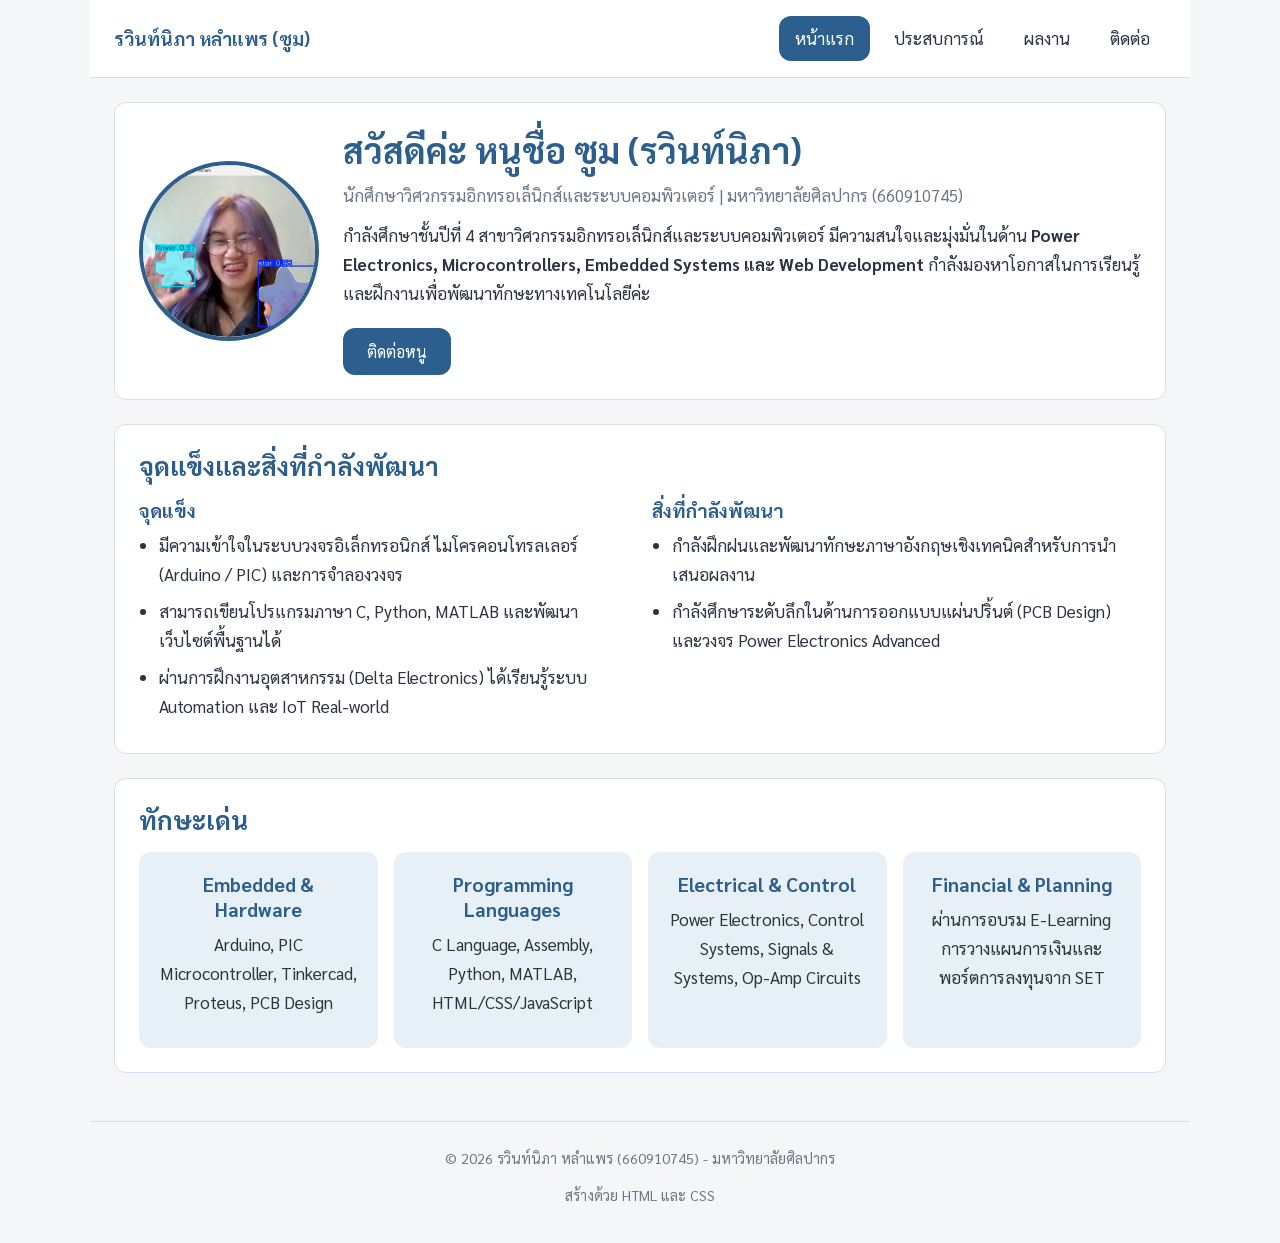
<file: index.html>
<!DOCTYPE html>
<html lang="th">

<head>
    <meta charset="UTF-8">
    <meta name="viewport" content="width=device-width, initial-scale=1.0">
    <title>หน้าแรก | รวินท์นิภา หลำแพร</title>
    <link rel="preconnect" href="https://fonts.googleapis.com">
    <link href="https://fonts.googleapis.com/css2?family=Sarabun:wght@400;600;700&display=swap" rel="stylesheet">
    <link rel="stylesheet" href="style.css">
</head>

<body>
    <header class="site-header">
        <a href="index.html" class="logo">รวินท์นิภา หลำแพร (ซูม)</a>
        <button class="menu-toggle" id="menu-toggle" aria-label="เปิดปิดเมนู" aria-expanded="false">☰</button>
        <nav class="site-nav">
            <ul>
                <li><a href="index.html" class="active">หน้าแรก</a></li>
                <li><a href="experience.html">ประสบการณ์</a></li>
                <li><a href="projects.html">ผลงาน</a></li>
                <li><a href="contact.html">ติดต่อ</a></li>
            </ul>
        </nav>
    </header>

    <main>
        <section class="hero">
            <img src="Imagesprofile.jpg" alt="รูปโปรไฟล์ของรวินท์นิภา หลำแพร" class="avatar">
            <div class="hero-text">
                <h1>สวัสดีค่ะ หนูชื่อ ซูม (รวินท์นิภา)</h1>
                <p class="tagline">นักศึกษาวิศวกรรมอิกทรอเล็นิกส์และระบบคอมพิวเตอร์ | มหาวิทยาลัยศิลปากร (660910745)</p>
                <p>
                    กำลังศึกษาชั้นปีที่ 4 สาขาวิศวกรรมอิกทรอเล็นิกส์และระบบคอมพิวเตอร์ มีความสนใจและมุ่งมั่นในด้าน
                    <strong>Power Electronics, Microcontrollers, Embedded Systems และ Web Development</strong>
                    กำลังมองหาโอกาสในการเรียนรู้และฝึกงานเพื่อพัฒนาทักษะทางเทคโนโลยีค่ะ
                </p>
                <a href="contact.html" class="btn">ติดต่อหนู</a>
            </div>
        </section>

        <section class="about">
            <h2>จุดแข็งและสิ่งที่กำลังพัฒนา</h2>
            <div class="two-col">
                <div class="col">
                    <h3>จุดแข็ง</h3>
                    <ul>
                        <li>มีความเข้าใจในระบบวงจรอิเล็กทรอนิกส์ ไมโครคอนโทรลเลอร์ (Arduino / PIC) และการจำลองวงจร</li>
                        <li>สามารถเขียนโปรแกรมภาษา C, Python, MATLAB และพัฒนาเว็บไซต์พื้นฐานได้</li>
                        <li>ผ่านการฝึกงานอุตสาหกรรม (Delta Electronics) ได้เรียนรู้ระบบ Automation และ IoT Real-world
                        </li>
                    </ul>
                </div>
                <div class="col">
                    <h3>สิ่งที่กำลังพัฒนา</h3>
                    <ul>
                        <li>กำลังฝึกฝนและพัฒนาทักษะภาษาอังกฤษเชิงเทคนิคสำหรับการนำเสนอผลงาน</li>
                        <li>กำลังศึกษาระดับลึกในด้านการออกแบบแผ่นปริ้นต์ (PCB Design) และวงจร Power Electronics Advanced
                        </li>
                    </ul>
                </div>
            </div>
        </section>

        <section class="skills">
            <h2>ทักษะเด่น</h2>
            <div class="skill-grid">
                <div class="skill-card">
                    <h3>Embedded & Hardware</h3>
                    <p>Arduino, PIC Microcontroller, Tinkercad, Proteus, PCB Design</p>
                </div>
                <div class="skill-card">
                    <h3>Programming Languages</h3>
                    <p>C Language, Assembly, Python, MATLAB, HTML/CSS/JavaScript</p>
                </div>
                <div class="skill-card">
                    <h3>Electrical & Control</h3>
                    <p>Power Electronics, Control Systems, Signals & Systems, Op-Amp Circuits</p>
                </div>
                <div class="skill-card">
                    <h3>Financial & Planning</h3>
                    <p>ผ่านการอบรม E-Learning การวางแผนการเงินและพอร์ตการลงทุนจาก SET</p>
                </div>
            </div>
        </section>
    </main>

    <footer class="site-footer">
        <p>&copy; 2026 รวินท์นิภา หลำแพร (660910745) - มหาวิทยาลัยศิลปากร</p>
        <p>สร้างด้วย HTML และ CSS</p>
    </footer>

    <script src="script.js"></script>
</body>

</html>
</file>
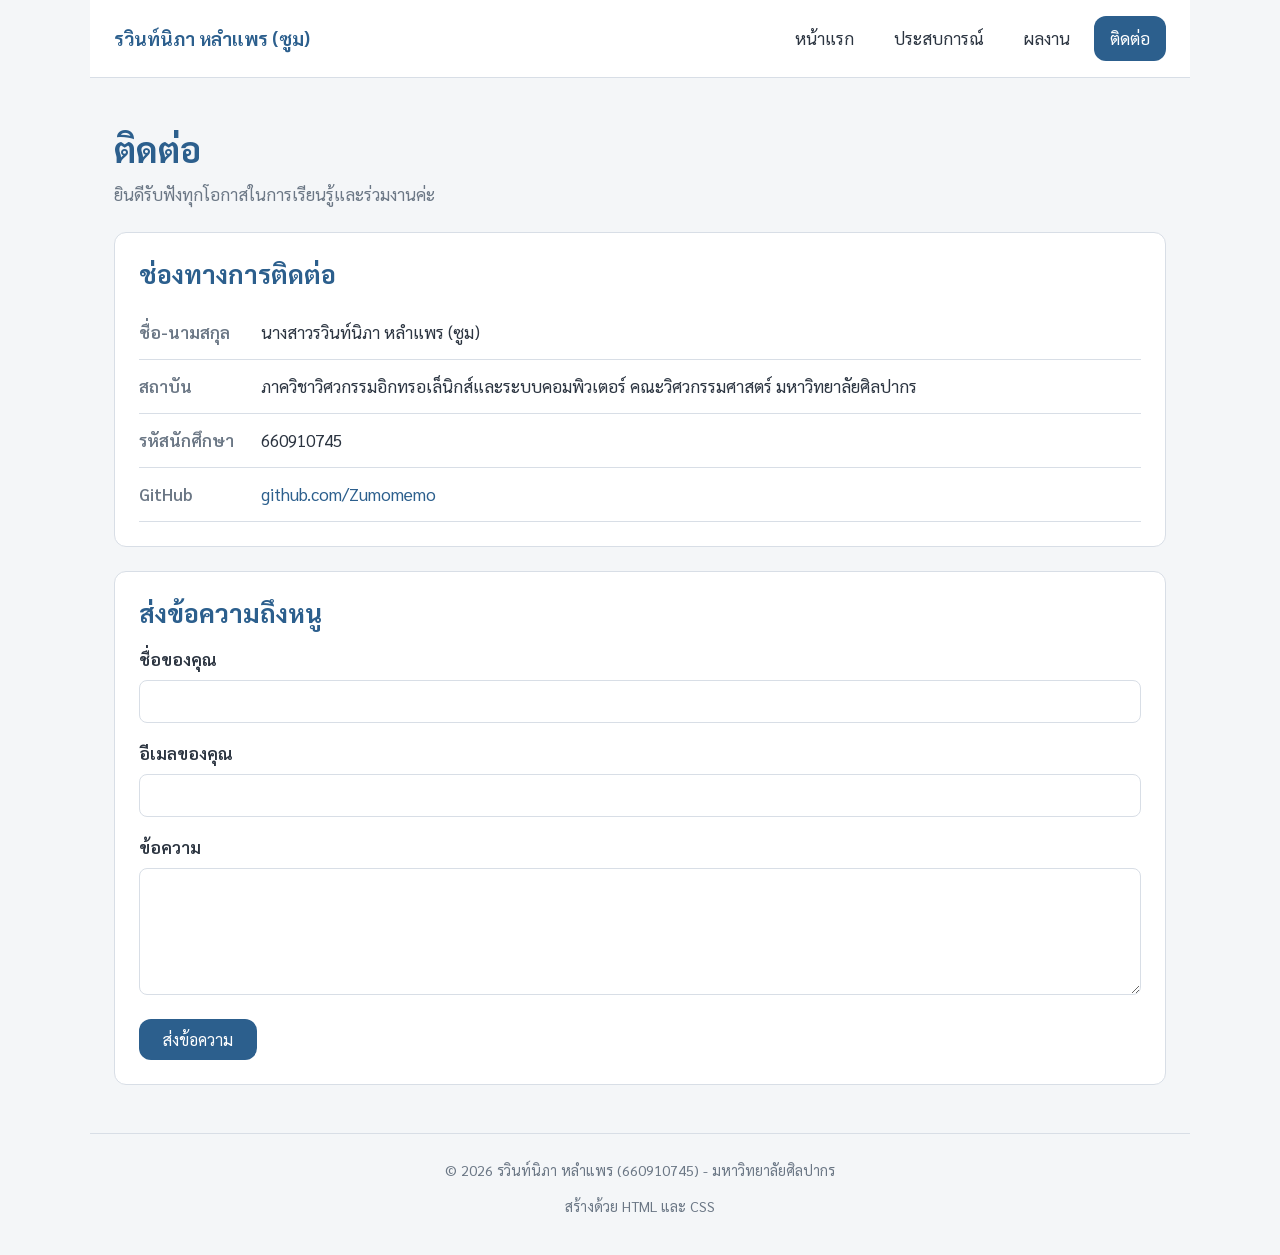
<file: contact.html>
<!DOCTYPE html>
<html lang="th">
<head>
  <meta charset="UTF-8">
  <meta name="viewport" content="width=device-width, initial-scale=1.0">
  <title>ติดต่อ | รวินท์นิภา หลำแพร</title>
  <link rel="preconnect" href="https://fonts.googleapis.com">
  <link href="https://fonts.googleapis.com/css2?family=Sarabun:wght@400;600;700&display=swap" rel="stylesheet">
  <link rel="stylesheet" href="style.css">
</head>
<body>
  <header class="site-header">
    <a href="index.html" class="logo">รวินท์นิภา หลำแพร (ซูม)</a>
    <button class="menu-toggle" id="menu-toggle" aria-label="เปิดปิดเมนู" aria-expanded="false">☰</button>
    <nav class="site-nav">
      <ul>
        <li><a href="index.html">หน้าแรก</a></li>
        <li><a href="experience.html">ประสบการณ์</a></li>
        <li><a href="projects.html">ผลงาน</a></li>
        <li><a href="contact.html" class="active">ติดต่อ</a></li>
      </ul>
    </nav>
  </header>

  <main>
    <section class="page-head">
      <h1>ติดต่อ</h1>
      <p class="tagline">ยินดีรับฟังทุกโอกาสในการเรียนรู้และร่วมงานค่ะ</p>
    </section>

    <section>
      <h2>ช่องทางการติดต่อ</h2>
      <ul class="contact-list">
        <li>
          <span class="label">ชื่อ-นามสกุล</span>
          <span>นางสาวรวินท์นิภา หลำแพร (ซูม)</span>
        </li>
        <li>
          <span class="label">สถาบัน</span>
          <span>ภาควิชาวิศวกรรมอิกทรอเล็นิกส์และระบบคอมพิวเตอร์ คณะวิศวกรรมศาสตร์ มหาวิทยาลัยศิลปากร</span>
        </li>
        <li>
          <span class="label">รหัสนักศึกษา</span>
          <span>660910745</span>
        </li>
        <li>
          <span class="label">GitHub</span>
          <a href="https://github.com/Zumomemo" target="_blank" rel="noopener">github.com/Zumomemo</a>
        </li>
      </ul>
    </section>

    <section>
      <h2>ส่งข้อความถึงหนู</h2>
      <form class="contact-form" action="https://formspree.io/f/YOURID" method="POST">
        <div class="field">
          <label for="name">ชื่อของคุณ</label>
          <input type="text" id="name" name="name" required>
        </div>
        <div class="field">
          <label for="email">อีเมลของคุณ</label>
          <input type="email" id="email" name="email" required>
        </div>
        <div class="field">
          <label for="message">ข้อความ</label>
          <textarea id="message" name="message" rows="5" required></textarea>
        </div>
        <button type="submit" class="btn">ส่งข้อความ</button>
      </form>
    </section>
  </main>

  <footer class="site-footer">
    <p>&copy; 2026 รวินท์นิภา หลำแพร (660910745) - มหาวิทยาลัยศิลปากร</p>
    <p>สร้างด้วย HTML และ CSS</p>
  </footer>

  <script src="script.js"></script>
</body>
</html>
</file>
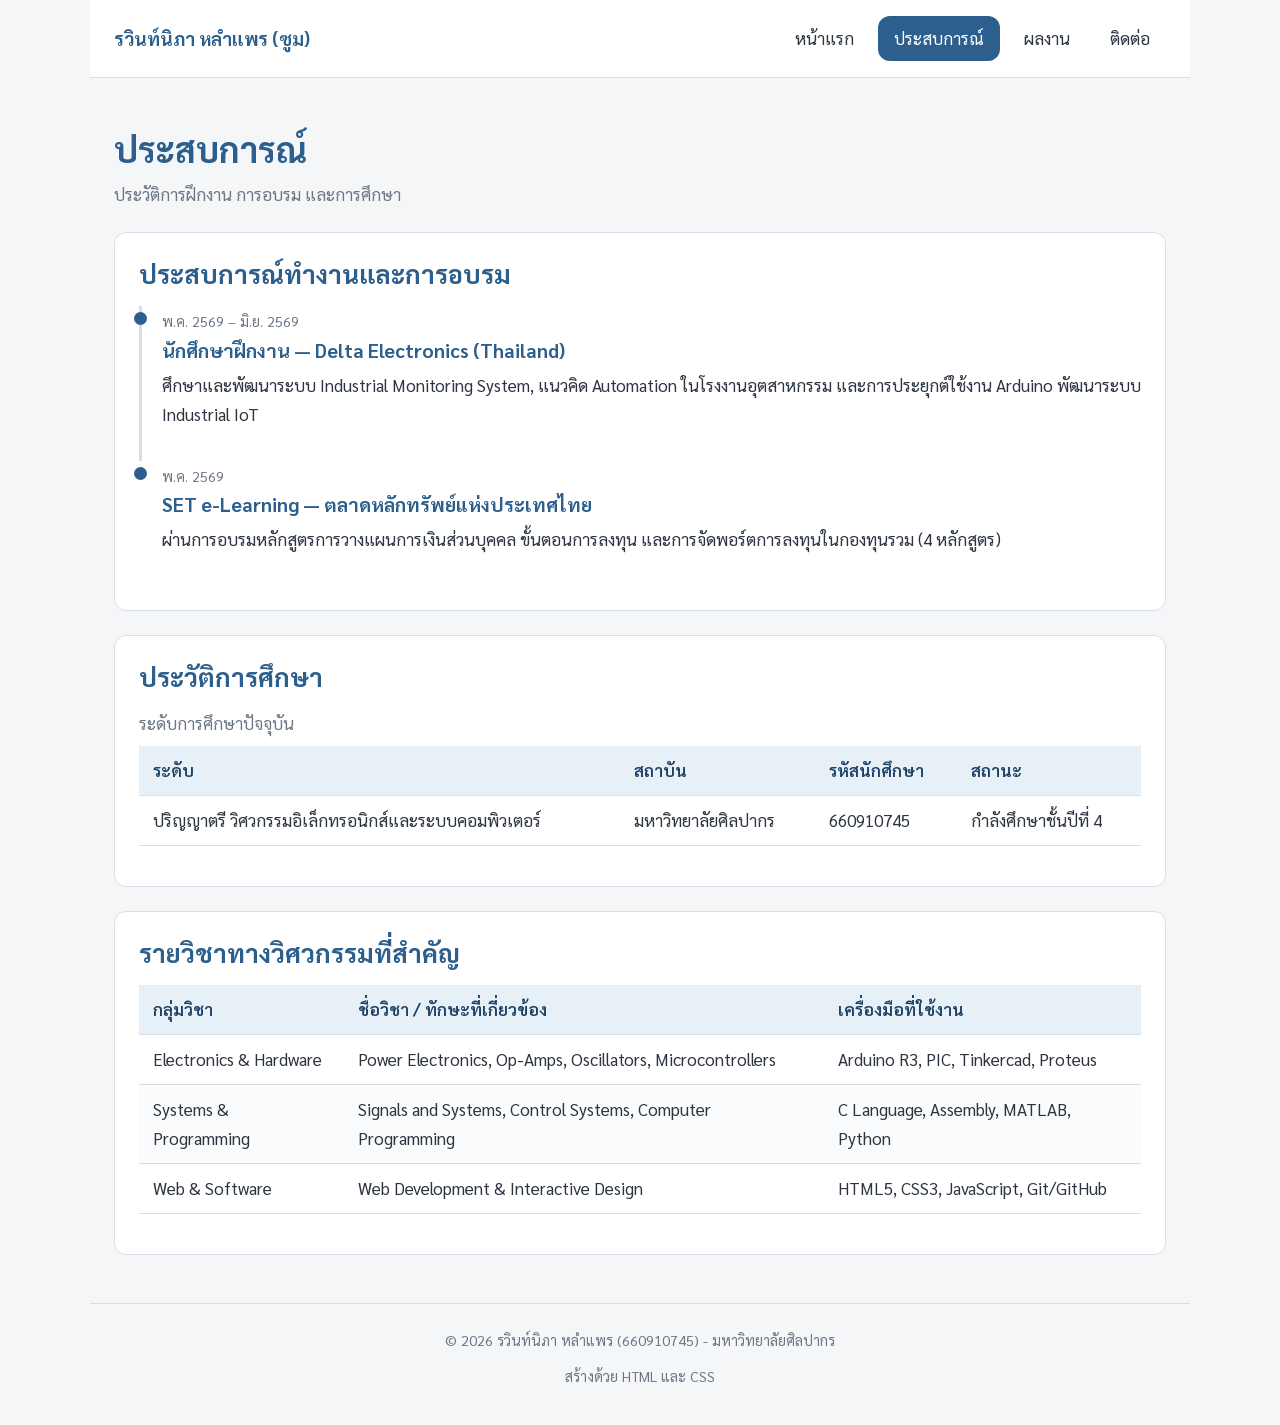
<file: experience.html>
<!DOCTYPE html>
<html lang="th">
<head>
  <meta charset="UTF-8">
  <meta name="viewport" content="width=device-width, initial-scale=1.0">
  <title>ประสบการณ์ | รวินท์นิภา หลำแพร</title>
  <link rel="preconnect" href="https://fonts.googleapis.com">
  <link href="https://fonts.googleapis.com/css2?family=Sarabun:wght@400;600;700&display=swap" rel="stylesheet">
  <link rel="stylesheet" href="style.css">
</head>
<body>
  <header class="site-header">
    <a href="index.html" class="logo">รวินท์นิภา หลำแพร (ซูม)</a>
    <button class="menu-toggle" id="menu-toggle" aria-label="เปิดปิดเมนู" aria-expanded="false">☰</button>
    <nav class="site-nav">
      <ul>
        <li><a href="index.html">หน้าแรก</a></li>
        <li><a href="experience.html" class="active">ประสบการณ์</a></li>
        <li><a href="projects.html">ผลงาน</a></li>
        <li><a href="contact.html">ติดต่อ</a></li>
      </ul>
    </nav>
  </header>

  <main>
    <section class="page-head">
      <h1>ประสบการณ์</h1>
      <p class="tagline">ประวัติการฝึกงาน การอบรม และการศึกษา</p>
    </section>

    <section>
      <h2>ประสบการณ์ทำงานและการอบรม</h2>
      <div class="timeline">
        <article class="timeline-item">
          <span class="period">พ.ค. 2569 – มิ.ย. 2569</span>
          <h3>นักศึกษาฝึกงาน — Delta Electronics (Thailand)</h3>
          <p>
            ศึกษาและพัฒนาระบบ Industrial Monitoring System, แนวคิด Automation ในโรงงานอุตสาหกรรม 
            และการประยุกต์ใช้งาน Arduino พัฒนาระบบ Industrial IoT
          </p>
        </article>
        <article class="timeline-item">
          <span class="period">พ.ค. 2569</span>
          <h3>SET e-Learning — ตลาดหลักทรัพย์แห่งประเทศไทย</h3>
          <p>
            ผ่านการอบรมหลักสูตรการวางแผนการเงินส่วนบุคคล ขั้นตอนการลงทุน และการจัดพอร์ตการลงทุนในกองทุนรวม (4 หลักสูตร)
          </p>
        </article>
      </div>
    </section>

    <section>
      <h2>ประวัติการศึกษา</h2>
      <table class="grade-table">
        <caption>ระดับการศึกษาปัจจุบัน</caption>
        <thead>
          <tr>
            <th>ระดับ</th>
            <th>สถาบัน</th>
            <th>รหัสนักศึกษา</th>
            <th>สถานะ</th>
          </tr>
        </thead>
        <tbody>
          <tr>
            <td>ปริญญาตรี วิศวกรรมอิเล็กทรอนิกส์และระบบคอมพิวเตอร์</td>
            <td>มหาวิทยาลัยศิลปากร</td>
            <td>660910745</td>
            <td>กำลังศึกษาชั้นปีที่ 4</td>
          </tr>
        </tbody>
      </table>
    </section>

    <section>
      <h2>รายวิชาทางวิศวกรรมที่สำคัญ</h2>
      <table class="grade-table">
        <thead>
          <tr>
            <th>กลุ่มวิชา</th>
            <th>ชื่อวิชา / ทักษะที่เกี่ยวข้อง</th>
            <th>เครื่องมือที่ใช้งาน</th>
          </tr>
        </thead>
        <tbody>
          <tr>
            <td>Electronics & Hardware</td>
            <td>Power Electronics, Op-Amps, Oscillators, Microcontrollers</td>
            <td>Arduino R3, PIC, Tinkercad, Proteus</td>
          </tr>
          <tr>
            <td>Systems & Programming</td>
            <td>Signals and Systems, Control Systems, Computer Programming</td>
            <td>C Language, Assembly, MATLAB, Python</td>
          </tr>
          <tr>
            <td>Web & Software</td>
            <td>Web Development & Interactive Design</td>
            <td>HTML5, CSS3, JavaScript, Git/GitHub</td>
          </tr>
        </tbody>
      </table>
    </section>
  </main>

  <footer class="site-footer">
    <p>&copy; 2026 รวินท์นิภา หลำแพร (660910745) - มหาวิทยาลัยศิลปากร</p>
    <p>สร้างด้วย HTML และ CSS</p>
  </footer>

  <script src="script.js"></script>
</body>
</html>
</file>
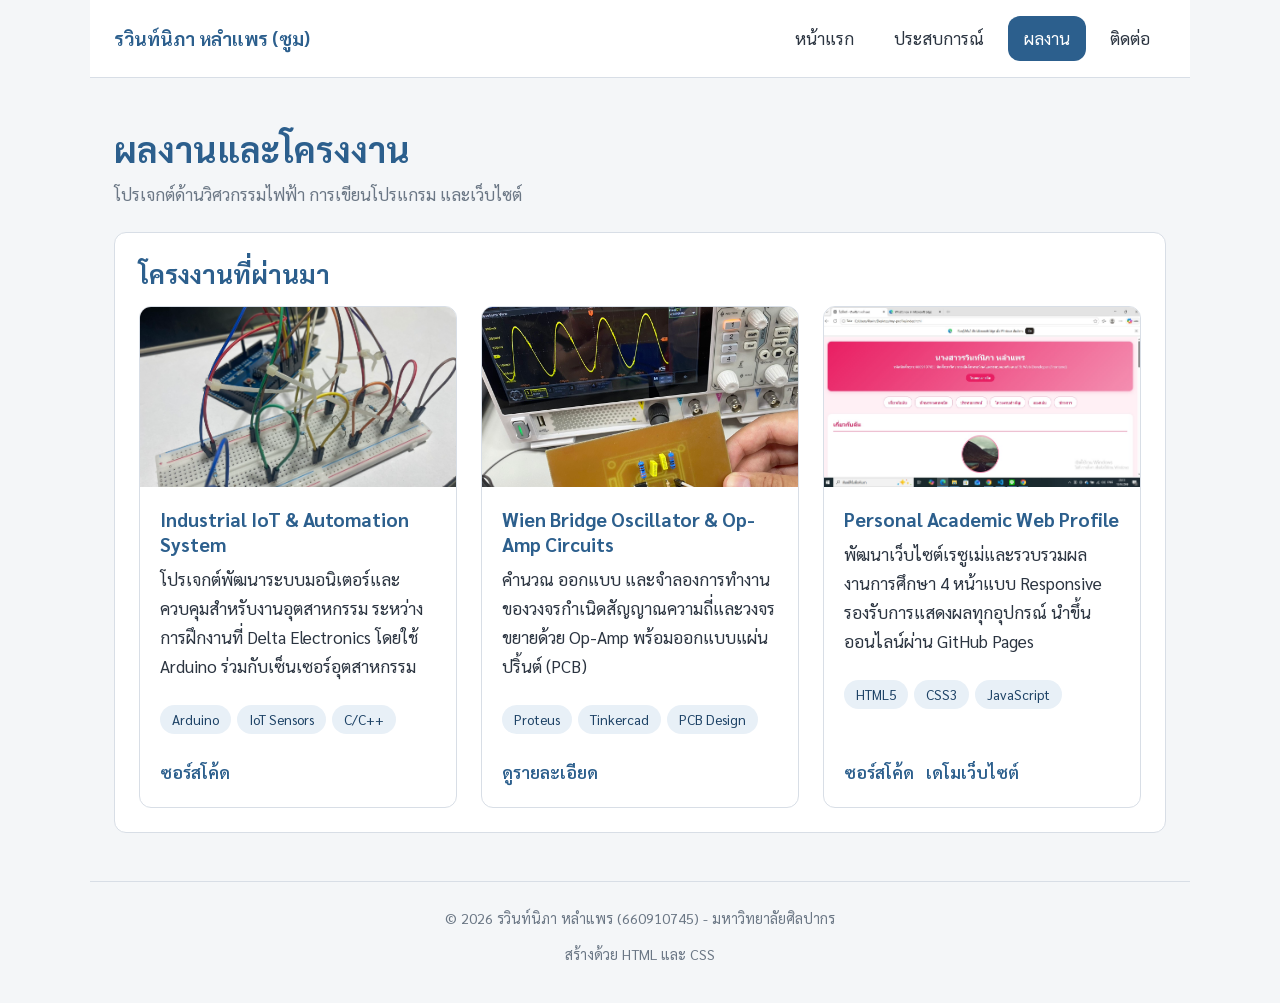
<file: projects.html>
<!DOCTYPE html>
<html lang="th">
<head>
  <meta charset="UTF-8">
  <meta name="viewport" content="width=device-width, initial-scale=1.0">
  <title>ผลงาน | รวินท์นิภา หลำแพร</title>
  <link rel="preconnect" href="https://fonts.googleapis.com">
  <link href="https://fonts.googleapis.com/css2?family=Sarabun:wght@400;600;700&display=swap" rel="stylesheet">
  <link rel="stylesheet" href="style.css">
</head>
<body>
  <header class="site-header">
    <a href="index.html" class="logo">รวินท์นิภา หลำแพร (ซูม)</a>
    <button class="menu-toggle" id="menu-toggle" aria-label="เปิดปิดเมนู" aria-expanded="false">☰</button>
    <nav class="site-nav">
      <ul>
        <li><a href="index.html">หน้าแรก</a></li>
        <li><a href="experience.html">ประสบการณ์</a></li>
        <li><a href="projects.html" class="active">ผลงาน</a></li>
        <li><a href="contact.html">ติดต่อ</a></li>
      </ul>
    </nav>
  </header>

  <main>
    <section class="page-head">
      <h1>ผลงานและโครงงาน</h1>
      <p class="tagline">โปรเจกต์ด้านวิศวกรรมไฟฟ้า การเขียนโปรแกรม และเว็บไซต์</p>
    </section>

    <section>
      <h2>โครงงานที่ผ่านมา</h2>
      <div class="project-grid">
        <article class="project-card">
          <img src="Images1.jpg" alt="ระบบ Industrial IoT Monitoring">
          <div class="project-body">
            <h3>Industrial IoT & Automation System</h3>
            <p>
              โปรเจกต์พัฒนาระบบมอนิเตอร์และควบคุมสำหรับงานอุตสาหกรรม ระหว่างการฝึกงานที่ Delta Electronics โดยใช้ Arduino ร่วมกับเซ็นเซอร์อุตสาหกรรม
            </p>
            <ul class="tech-list">
              <li>Arduino</li>
              <li>IoT Sensors</li>
              <li>C/C++</li>
            </ul>
            <div class="project-links">
              <a href="https://github.com/660910745" target="_blank" rel="noopener">ซอร์สโค้ด</a>
            </div>
          </div>
        </article>

        <article class="project-card">
          <img src="images2.jpg" alt="การออกแบบวงจรอิเล็กทรอนิกส์และวงจรกำเนิดความถี่">
          <div class="project-body">
            <h3>Wien Bridge Oscillator & Op-Amp Circuits</h3>
            <p>
              คำนวณ ออกแบบ และจำลองการทำงานของวงจรกำเนิดสัญญาณความถี่และวงจรขยายด้วย Op-Amp พร้อมออกแบบแผ่นปริ้นต์ (PCB)
            </p>
            <ul class="tech-list">
              <li>Proteus</li>
              <li>Tinkercad</li>
              <li>PCB Design</li>
            </ul>
            <div class="project-links">
              <a href="https://github.com/660910745" target="_blank" rel="noopener">ดูรายละเอียด</a>
            </div>
          </div>
        </article>

        <article class="project-card">
          <img src="images3.jpg" alt="เว็บไซต์ Portfolio ส่วนตัว">
          <div class="project-body">
            <h3>Personal Academic Web Profile</h3>
            <p>
              พัฒนาเว็บไซต์เรซูเม่และรวบรวมผลงานการศึกษา 4 หน้าแบบ Responsive รองรับการแสดงผลทุกอุปกรณ์ นำขึ้นออนไลน์ผ่าน GitHub Pages
            </p>
            <ul class="tech-list">
              <li>HTML5</li>
              <li>CSS3</li>
              <li>JavaScript</li>
            </ul>
            <div class="project-links">
              <a href="https://github.com/660910745/my-resume" target="_blank" rel="noopener">ซอร์สโค้ด</a>
              <a href="https://660910745.github.io/my-resume/" target="_blank" rel="noopener">เดโมเว็บไซต์</a>
            </div>
          </div>
        </article>
      </div>
    </section>
  </main>

  <footer class="site-footer">
    <p>&copy; 2026 รวินท์นิภา หลำแพร (660910745) - มหาวิทยาลัยศิลปากร</p>
    <p>สร้างด้วย HTML และ CSS</p>
  </footer>

  <script src="script.js"></script>
</body>
</html>
</file>
<file: style.css>
/* ---------- 1. รีเซ็ตค่าเริ่มต้น ---------- */
* {
  margin: 0;
  padding: 0;
  box-sizing: border-box;
}

/* ---------- 2. ตัวแปรของทั้งเว็บ ---------- */
:root {
  --brand: #2c5f8d;
  --brand-dark: #1d4266;
  --brand-light: #e8f0f7;
  --text: #2b3440;
  --text-muted: #6b7785;
  --bg: #f4f6f8;
  --surface: #ffffff;
  --border: #d8dee6;
  --gap: 24px;
  --radius: 12px;
  --max-width: 1100px;
}

/* ---------- 3. ตัวอักษรและพื้นหลัง ---------- */
body {
  font-family: "Sarabun", "Segoe UI", Tahoma, sans-serif;
  font-size: 17px;
  line-height: 1.7;
  color: var(--text);
  background-color: var(--bg);
}

h1, h2, h3 {
  line-height: 1.3;
  color: var(--brand);
}

h1 { font-size: 2.2rem; margin-bottom: 8px; }
h2 { font-size: 1.6rem; margin-bottom: 16px; }
h3 { font-size: 1.2rem; margin-bottom: 8px; }
p { margin-bottom: 12px; }

a {
  color: var(--brand);
  text-decoration: none;
}

a:hover {
  text-decoration: underline;
}

.tagline {
  color: var(--text-muted);
  font-size: 1.05rem;
}

/* ---------- 4. แถบเมนูด้านบน ---------- */
.site-header {
  display: flex;
  justify-content: space-between;
  align-items: center;
  flex-wrap: wrap;
  gap: 16px;
  max-width: var(--max-width);
  margin: 0 auto;
  padding: 16px 24px;
  background-color: var(--surface);
  border-bottom: 1px solid var(--border);
}

.logo {
  font-size: 1.15rem;
  font-weight: 700;
  color: var(--brand);
}

.site-nav ul {
  display: flex;
  list-style: none;
  gap: 8px;
  flex-wrap: wrap;
}

.site-nav a {
  display: block;
  padding: 8px 16px;
  border-radius: var(--radius);
  color: var(--text);
  transition: background-color 0.2s, color 0.2s;
}

.site-nav a:hover {
  background-color: var(--brand-light);
  text-decoration: none;
}

.site-nav a.active {
  background-color: var(--brand);
  color: #ffffff;
}

/* ---------- 5. โครงหลักและส่วนประกอบ ---------- */
main {
  max-width: var(--max-width);
  margin: 0 auto;
  padding: var(--gap) 24px;
}

section {
  background-color: var(--surface);
  border: 1px solid var(--border);
  border-radius: var(--radius);
  padding: var(--gap);
  margin-bottom: var(--gap);
}

.page-head {
  background-color: transparent;
  border: none;
  padding-left: 0;
  padding-bottom: 0;
}

.btn {
  display: inline-block;
  padding: 10px 24px;
  margin-top: 8px;
  background-color: var(--brand);
  color: #ffffff;
  border: none;
  border-radius: var(--radius);
  font-size: 1rem;
  font-family: inherit;
  cursor: pointer;
  transition: background-color 0.2s;
}

.btn:hover {
  background-color: var(--brand-dark);
  text-decoration: none;
}

.site-footer {
  max-width: var(--max-width);
  margin: 0 auto;
  padding: var(--gap) 24px;
  text-align: center;
  color: var(--text-muted);
  font-size: 0.9rem;
  border-top: 1px solid var(--border);
}

/* ---------- 6. ส่วนแนะนำตัว ---------- */
.hero {
  display: flex;
  align-items: center;
  gap: var(--gap);
  flex-wrap: wrap;
}

.avatar {
  width: 180px;
  height: 180px;
  object-fit: cover;
  border-radius: 50%;
  border: 4px solid var(--brand);
}

.hero-text {
  flex: 1;
  min-width: 260px;
}

.two-col {
  display: flex;
  gap: var(--gap);
  flex-wrap: wrap;
}

.two-col .col {
  flex: 1;
  min-width: 280px;
}

.two-col ul {
  padding-left: 20px;
}

.two-col li {
  margin-bottom: 8px;
}

/* ---------- 7. CSS Grid การ์ดทักษะและผลงาน ---------- */
.skill-grid {
  display: grid;
  grid-template-columns: repeat(auto-fit, minmax(200px, 1fr));
  gap: 16px;
}

.skill-card {
  padding: 20px;
  background-color: var(--brand-light);
  border-radius: var(--radius);
  text-align: center;
  transition: transform 0.2s;
}

.skill-card:hover {
  transform: translateY(-4px);
}

.project-grid {
  display: grid;
  grid-template-columns: repeat(auto-fit, minmax(280px, 1fr));
  gap: var(--gap);
}

.project-card {
  display: flex;
  flex-direction: column;
  overflow: hidden;
  background-color: var(--surface);
  border: 1px solid var(--border);
  border-radius: var(--radius);
  transition: box-shadow 0.2s;
}

.project-card:hover {
  box-shadow: 0 6px 20px rgba(0, 0, 0, 0.1);
}

.project-card img {
  width: 100%;
  height: 180px;
  object-fit: cover;
}

.project-body {
  padding: 20px;
  display: flex;
  flex-direction: column;
  flex: 1;
}

.tech-list {
  display: flex;
  flex-wrap: wrap;
  gap: 6px;
  list-style: none;
  margin: 12px 0;
}

.tech-list li {
  padding: 3px 12px;
  background-color: var(--brand-light);
  color: var(--brand-dark);
  border-radius: 999px;
  font-size: 0.85rem;
}

.project-links {
  display: flex;
  gap: 12px;
  margin-top: auto;
  padding-top: 12px;
}

.project-links a {
  font-weight: 600;
}

/* ---------- 8. ตาราง ไทม์ไลน์ และฟอร์ม ---------- */
.grade-table {
  width: 100%;
  border-collapse: collapse;
  margin-bottom: 16px;
}

.grade-table caption {
  text-align: left;
  color: var(--text-muted);
  padding-bottom: 8px;
}

.grade-table th,
.grade-table td {
  padding: 10px 14px;
  border-bottom: 1px solid var(--border);
  text-align: left;
}

.grade-table th {
  background-color: var(--brand-light);
  color: var(--brand-dark);
  font-weight: 600;
}

.grade-table tbody tr:nth-child(even) {
  background-color: #fafbfc;
}

.grade-table tbody tr:hover {
  background-color: var(--brand-light);
}

.timeline-item {
  padding: 0 0 20px 20px;
  border-left: 3px solid var(--border);
  position: relative;
}

.timeline-item:last-child {
  border-left-color: transparent;
}

.timeline-item::before {
  content: "";
  position: absolute;
  left: -8px;
  top: 6px;
  width: 13px;
  height: 13px;
  background-color: var(--brand);
  border-radius: 50%;
}

.period {
  display: inline-block;
  color: var(--text-muted);
  font-size: 0.9rem;
  margin-bottom: 4px;
}

.contact-list {
  list-style: none;
}

.contact-list li {
  display: flex;
  gap: 12px;
  flex-wrap: wrap;
  padding: 12px 0;
  border-bottom: 1px solid var(--border);
}

.contact-list .label {
  min-width: 110px;
  font-weight: 600;
  color: var(--text-muted);
}

.contact-form .field {
  display: flex;
  flex-direction: column;
  margin-bottom: 16px;
}

.contact-form label {
  margin-bottom: 6px;
  font-weight: 600;
}

.contact-form input,
.contact-form textarea {
  padding: 10px 12px;
  border: 1px solid var(--border);
  border-radius: 8px;
  font-family: inherit;
  font-size: 1rem;
}

.contact-form input:focus,
.contact-form textarea:focus {
  outline: none;
  border-color: var(--brand);
  box-shadow: 0 0 0 3px var(--brand-light);
}

/* ---------- 9. ปุ่มแฮมเบอร์เกอร์ ---------- */
.menu-toggle {
  display: none;
  background: none;
  border: 1px solid var(--border);
  border-radius: 8px;
  padding: 6px 12px;
  font-size: 1.4rem;
  color: var(--brand);
  cursor: pointer;
}

/* ---------- 10. Media Queries Responsive ---------- */
@media (max-width: 768px) {
  body {
    font-size: 16px;
  }
  .menu-toggle {
    display: block;
  }
  .site-nav {
    display: none;
    width: 100%;
  }
  .site-nav.open {
    display: block;
  }
  .site-header {
    flex-direction: row;
  }
  .site-nav ul {
    flex-direction: column;
    text-align: center;
  }
  .hero {
    flex-direction: column;
    text-align: center;
  }
  h1 { font-size: 1.7rem; }
  h2 { font-size: 1.35rem; }
  main {
    padding: 16px;
  }
  section {
    padding: 18px;
  }
}

@media (max-width: 480px) {
  .avatar {
    width: 140px;
    height: 140px;
  }
  .grade-table {
    display: block;
    overflow-x: auto;
    white-space: nowrap;
  }
  .btn {
    display: block;
    text-align: center;
  }
}

@media print {
  .site-header,
  .site-footer,
  .btn,
  .menu-toggle {
    display: none;
  }
  section {
    border: none;
    page-break-inside: avoid;
  }
}
</file>
